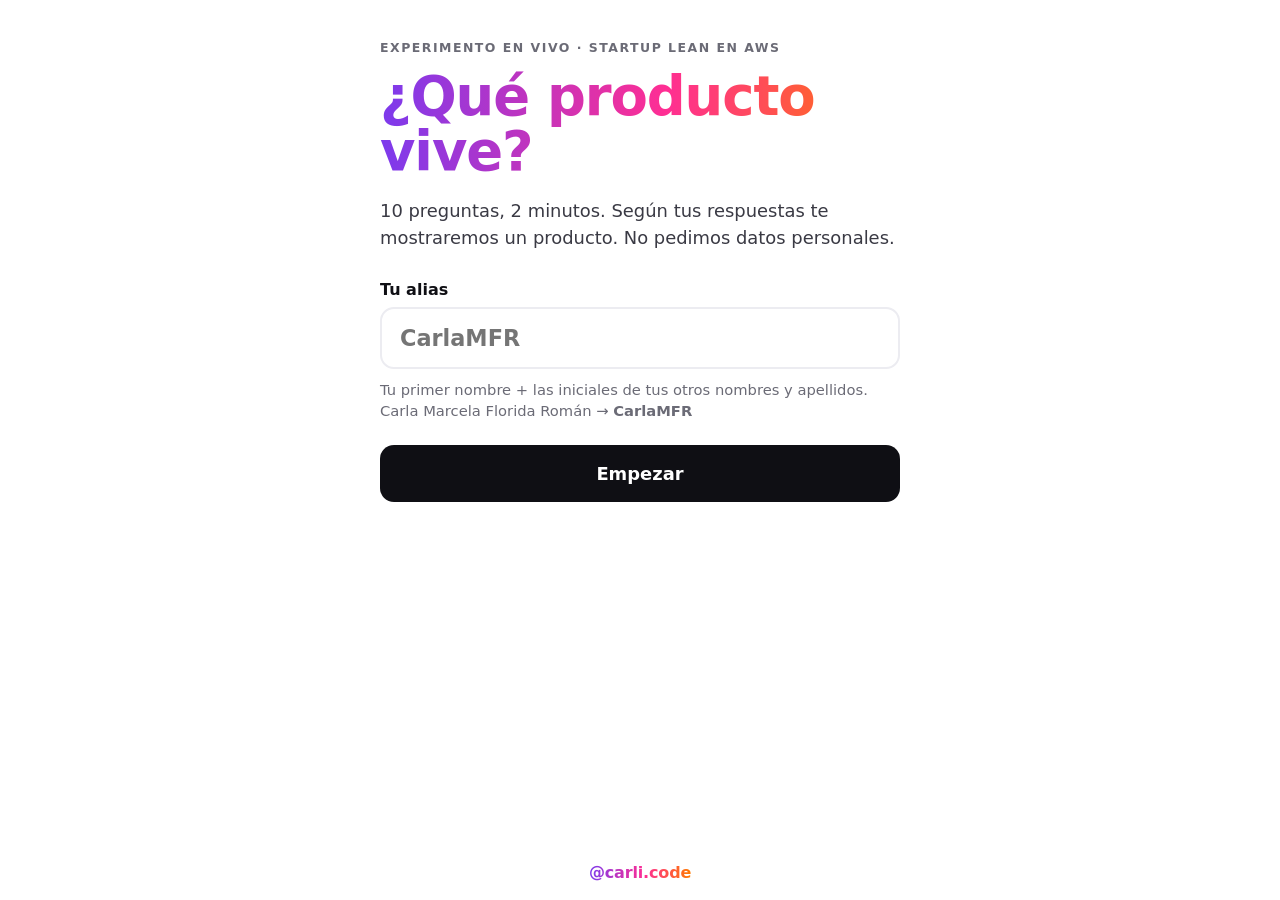
<file: web/index.html>
<!doctype html>
<html lang="es">
<head>
  <meta charset="utf-8">
  <meta name="viewport" content="width=device-width, initial-scale=1, viewport-fit=cover">
  <title>¿Qué producto vive?</title>
  <link rel="stylesheet" href="styles.css">
</head>
<body>
  <main class="wrap">
    <section id="intro" class="screen">
      <p class="eyebrow">Experimento en vivo · Startup Lean en AWS</p>
      <h1 class="grad">¿Qué producto vive?</h1>
      <p class="lead">10 preguntas, 2 minutos. Según tus respuestas te mostraremos un producto. No pedimos datos personales.</p>

      <label for="alias">Tu alias</label>
      <input id="alias" autocomplete="off" autocapitalize="off" autocorrect="off" spellcheck="false" maxlength="25" placeholder="CarlaMFR">
      <p class="hint">Tu primer nombre + las iniciales de tus otros nombres y apellidos.<br>Carla Marcela Florida Román → <b>CarlaMFR</b></p>
      <p id="err" class="err" hidden></p>
      <button id="empezar" class="btn">Empezar</button>
    </section>

    <section id="quiz" class="screen" hidden>
      <div class="progress"><div id="barra"></div></div>
      <p id="paso" class="eyebrow"></p>
      <h2 id="pregunta"></h2>
      <div id="opciones" class="opciones"></div>
      <button id="atras" class="link">← Atrás</button>
    </section>

    <section id="enviando" class="screen centro" hidden>
      <span class="emoji-xl">🧪</span>
      <h2>Calculando tu producto…</h2>
    </section>
  </main>
  <footer class="firma"><span>@carli.code</span></footer>

  <script src="common.js"></script>
  <script>
    // A = BugDojo (lógica de programación) · B = Focusaurio (productividad)
    const PREGUNTAS = [
      ["¿Qué te pasa más seguido?",
        ["Me trabo resolviendo un problema de código", "A"],
        ["Empiezo cosas y no las termino", "B"]],
      ["¿Cuántas horas programas a la semana?",
        ["Más de 5", "A"],
        ["Menos de 5", "B"]],
      ["¿Qué te haría sentir que avanzaste en un mes?",
        ["Resolver problemas más difíciles", "A"],
        ["Cumplir mis metas sin estrés", "B"]],
      ["¿Qué usarías antes de dormir?",
        ["Un reto corto de lógica", "A"],
        ["Planificar mi día de mañana", "B"]],
      ["Cuando tienes 20 minutos libres, prefieres…",
        ["Practicar algo que me haga mejor programador", "A"],
        ["Ordenar pendientes y sacarlos de la cabeza", "B"]],
      ["¿Qué te preocupa más de una entrevista técnica?",
        ["No saber resolver el ejercicio en vivo", "A"],
        ["No haber preparado nada a tiempo", "B"]],
      ["¿Cómo aprendes mejor?",
        ["Resolviendo retos y equivocándome", "A"],
        ["Con un plan claro de qué estudiar cada día", "B"]],
      ["¿Qué te motiva más?",
        ["Subir de nivel y competir con otros", "A"],
        ["Ver mi lista de tareas completada", "B"]],
      ["¿Qué frase te describe mejor?",
        ["“Sé lo que quiero hacer, me falta resolverlo”", "A"],
        ["“Sé resolverlo, me falta organizarme”", "B"]],
      ["Si tuvieras que mejorar una sola cosa este semestre, sería…",
        ["Mi lógica para programar", "A"],
        ["Mi constancia y mis hábitos", "B"]],
    ];

    const $ = (id) => document.getElementById(id);
    const respuestas = [];
    let actual = 0;
    let alias = "";

    // Si ya participó en este celular, lo llevamos a su paso. ?reiniciar=1 limpia el estado.
    if (new URLSearchParams(location.search).has("reiniciar")) estado.borrar();
    const previo = estado.leer();
    if (previo.decidido) location.replace("gracias.html");
    else if (previo.grupo) location.replace(PRODUCTOS[previo.grupo].pagina);

    function mostrar(id) {
      ["intro", "quiz", "enviando"].forEach((s) => ($(s).hidden = s !== id));
    }

    function error(msg) {
      $("err").textContent = msg;
      $("err").hidden = false;
    }

    function pintarPregunta() {
      const [texto, ...opciones] = PREGUNTAS[actual];
      $("paso").textContent = `Pregunta ${actual + 1} de ${PREGUNTAS.length}`;
      $("barra").style.width = `${(actual / PREGUNTAS.length) * 100}%`;
      $("pregunta").textContent = texto;
      $("atras").hidden = actual === 0;

      // Orden aleatorio para no sesgar las respuestas
      const mezcladas = [...opciones].sort(() => Math.random() - 0.5);
      $("opciones").innerHTML = "";
      mezcladas.forEach(([etiqueta, valor]) => {
        const b = document.createElement("button");
        b.className = "opcion";
        b.textContent = etiqueta;
        b.addEventListener("click", () => elegir(b, valor));
        $("opciones").appendChild(b);
      });

      // reinicia la animación de entrada
      $("quiz").classList.remove("screen");
      void $("quiz").offsetWidth;
      $("quiz").classList.add("screen");
    }

    function elegir(boton, valor) {
      boton.classList.add("elegida");
      respuestas[actual] = valor;
      setTimeout(() => {
        actual += 1;
        if (actual < PREGUNTAS.length) pintarPregunta();
        else enviar();
      }, 180);
    }

    async function enviar() {
      $("barra").style.width = "100%";
      mostrar("enviando");
      const r = await api("respuesta", { alias, respuestas });
      if (r.ok) {
        estado.guardar({ alias, grupo: r.data.grupo });
        location.href = PRODUCTOS[r.data.grupo].pagina;
        return;
      }
      mostrar("intro");
      actual = 0;
      if (r.status === 409) error(`El alias ${alias} ya existe. Agrégale otra letra (ej: ${alias}x).`);
      else if (r.status === 400) error("Revisa tu alias: solo letras, entre 3 y 25.");
      else error("Sin conexión con el servidor. Intenta otra vez en unos segundos.");
    }

    $("empezar").addEventListener("click", () => {
      alias = $("alias").value.trim();
      if (!ALIAS_RE.test(alias)) {
        error("Solo letras, sin espacios ni números (entre 3 y 25).");
        return;
      }
      $("err").hidden = true;
      mostrar("quiz");
      pintarPregunta();
    });
    $("alias").addEventListener("keydown", (e) => { if (e.key === "Enter") $("empezar").click(); });

    $("atras").addEventListener("click", () => {
      if (actual > 0) { actual -= 1; pintarPregunta(); }
    });
  </script>
</body>
</html>
</file>
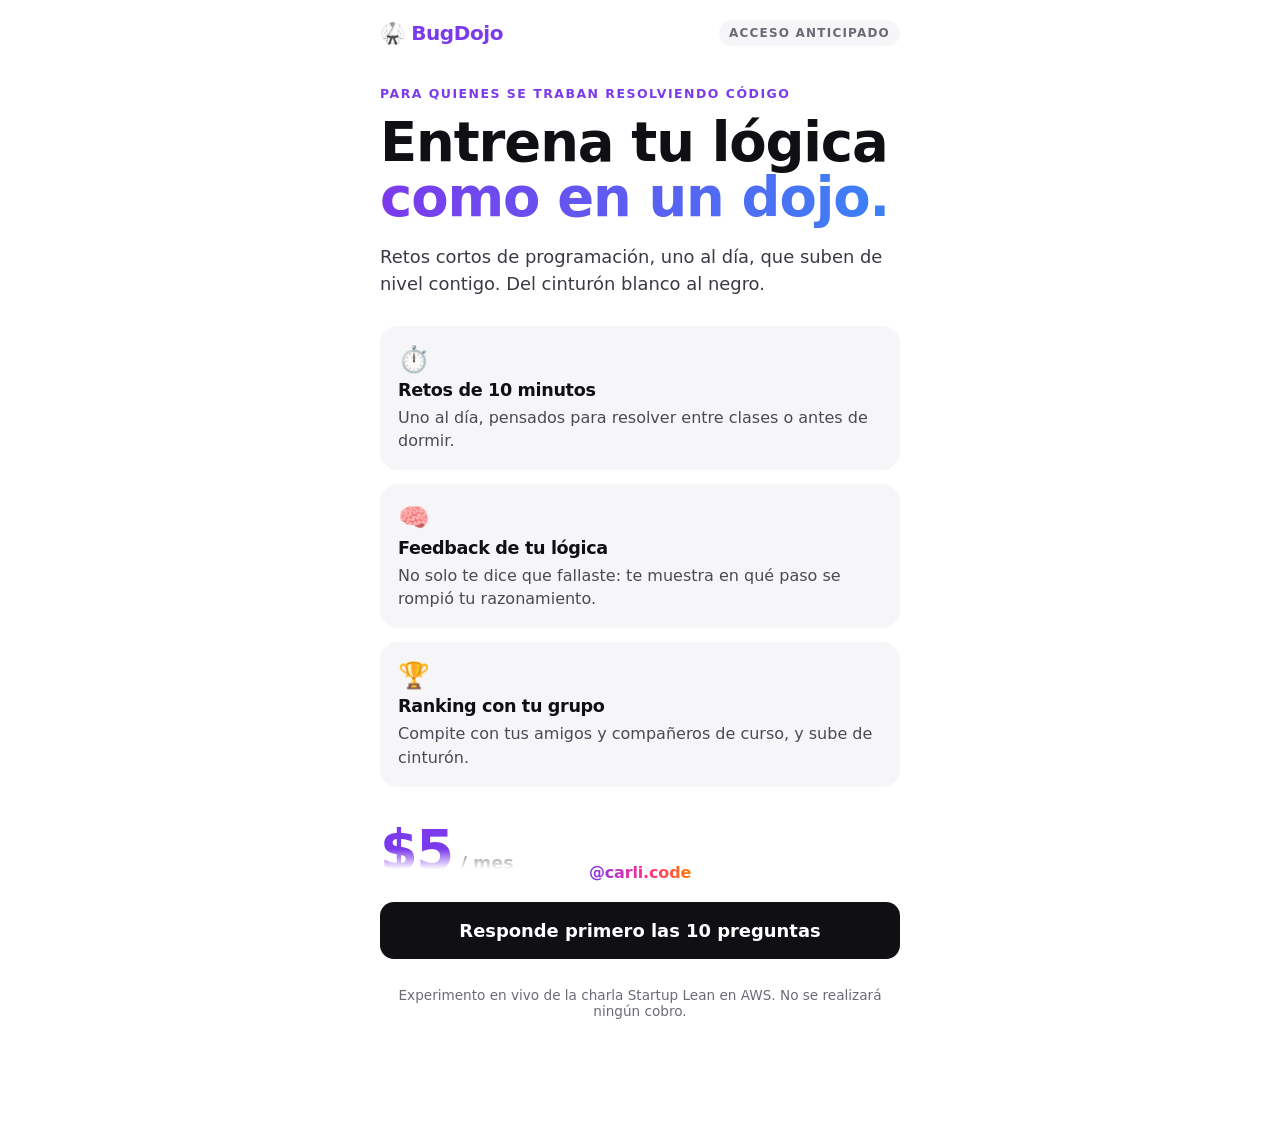
<file: web/bugdojo.html>
<!doctype html>
<html lang="es">
<head>
  <meta charset="utf-8">
  <meta name="viewport" content="width=device-width, initial-scale=1, viewport-fit=cover">
  <title>BugDojo · Entrena tu lógica</title>
  <link rel="stylesheet" href="styles.css">
</head>
<body>
  <header class="nav">
    <span class="logo dojo-c">🥋 BugDojo</span>
    <span class="tag">Acceso anticipado</span>
  </header>

  <main class="wrap screen">
    <p class="eyebrow dojo-c">Para quienes se traban resolviendo código</p>
    <h1>Entrena tu lógica <span class="dojo-grad">como en un dojo.</span></h1>
    <p class="lead">Retos cortos de programación, uno al día, que suben de nivel contigo. Del cinturón blanco al negro.</p>

    <ul class="features">
      <li>
        <span class="ico">⏱️</span>
        <h3>Retos de 10 minutos</h3>
        <p>Uno al día, pensados para resolver entre clases o antes de dormir.</p>
      </li>
      <li>
        <span class="ico">🧠</span>
        <h3>Feedback de tu lógica</h3>
        <p>No solo te dice que fallaste: te muestra en qué paso se rompió tu razonamiento.</p>
      </li>
      <li>
        <span class="ico">🏆</span>
        <h3>Ranking con tu grupo</h3>
        <p>Compite con tus amigos y compañeros de curso, y sube de cinturón.</p>
      </li>
    </ul>

    <div class="precio"><span class="monto dojo-c">$5</span><span>/ mes</span></div>

    <div id="cta">
      <button id="si" class="btn dojo-bg">Reservar acceso por $5/mes</button>
      <button id="no" class="btn ghost">No por ahora</button>
    </div>

    <div id="motivos" class="motivos" hidden>
      <p>¿Por qué no? Toca una opción</p>
      <button class="btn ghost" data-m="caro">Es caro para mí</button>
      <button class="btn ghost" data-m="no_necesito">No lo necesito</button>
      <button class="btn ghost" data-m="otra_herramienta">Ya uso otra herramienta</button>
    </div>

    <p id="err" class="err" hidden></p>
    <p class="nota">Experimento en vivo de la charla Startup Lean en AWS. No se realizará ningún cobro.</p>
  </main>
  <footer class="firma"><span>@carli.code</span></footer>

  <script src="common.js"></script>
  <script>iniciarLanding("A");</script>
</body>
</html>
</file>
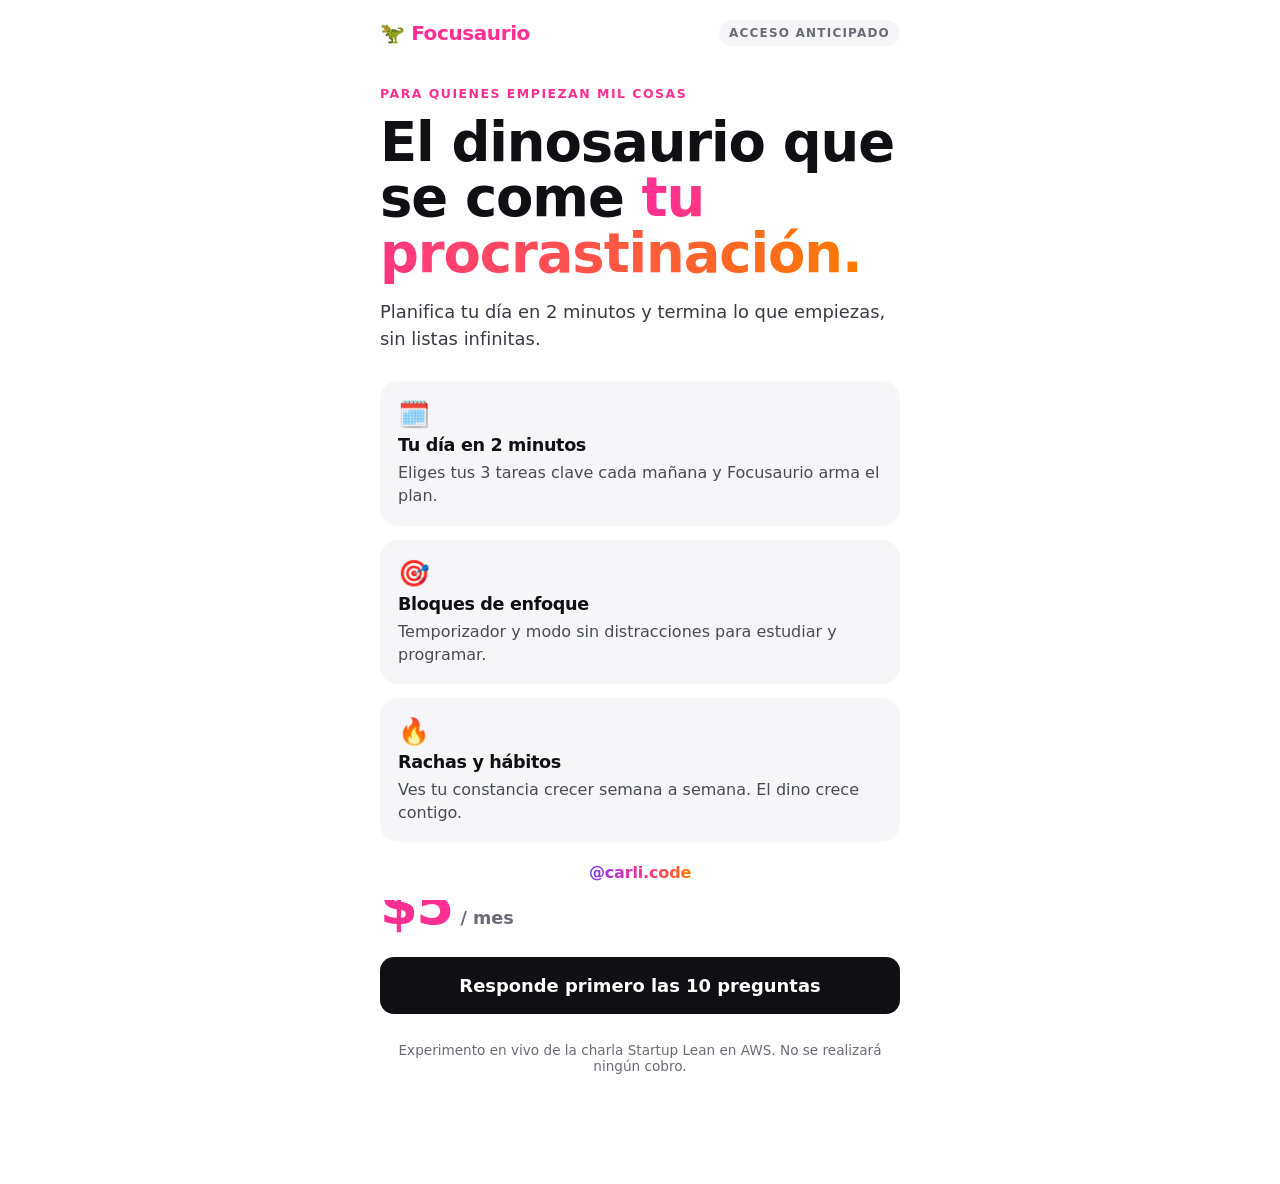
<file: web/focusaurio.html>
<!doctype html>
<html lang="es">
<head>
  <meta charset="utf-8">
  <meta name="viewport" content="width=device-width, initial-scale=1, viewport-fit=cover">
  <title>Focusaurio · Termina lo que empiezas</title>
  <link rel="stylesheet" href="styles.css">
</head>
<body>
  <header class="nav">
    <span class="logo dino-c">🦖 Focusaurio</span>
    <span class="tag">Acceso anticipado</span>
  </header>

  <main class="wrap screen">
    <p class="eyebrow dino-c">Para quienes empiezan mil cosas</p>
    <h1>El dinosaurio que se come <span class="dino-grad">tu procrastinación.</span></h1>
    <p class="lead">Planifica tu día en 2 minutos y termina lo que empiezas, sin listas infinitas.</p>

    <ul class="features">
      <li>
        <span class="ico">🗓️</span>
        <h3>Tu día en 2 minutos</h3>
        <p>Eliges tus 3 tareas clave cada mañana y Focusaurio arma el plan.</p>
      </li>
      <li>
        <span class="ico">🎯</span>
        <h3>Bloques de enfoque</h3>
        <p>Temporizador y modo sin distracciones para estudiar y programar.</p>
      </li>
      <li>
        <span class="ico">🔥</span>
        <h3>Rachas y hábitos</h3>
        <p>Ves tu constancia crecer semana a semana. El dino crece contigo.</p>
      </li>
    </ul>

    <div class="precio"><span class="monto dino-c">$5</span><span>/ mes</span></div>

    <div id="cta">
      <button id="si" class="btn dino-bg">Reservar acceso por $5/mes</button>
      <button id="no" class="btn ghost">No por ahora</button>
    </div>

    <div id="motivos" class="motivos" hidden>
      <p>¿Por qué no? Toca una opción</p>
      <button class="btn ghost" data-m="caro">Es caro para mí</button>
      <button class="btn ghost" data-m="no_necesito">No lo necesito</button>
      <button class="btn ghost" data-m="otra_herramienta">Ya uso otra herramienta</button>
    </div>

    <p id="err" class="err" hidden></p>
    <p class="nota">Experimento en vivo de la charla Startup Lean en AWS. No se realizará ningún cobro.</p>
  </main>
  <footer class="firma"><span>@carli.code</span></footer>

  <script src="common.js"></script>
  <script>iniciarLanding("B");</script>
</body>
</html>
</file>
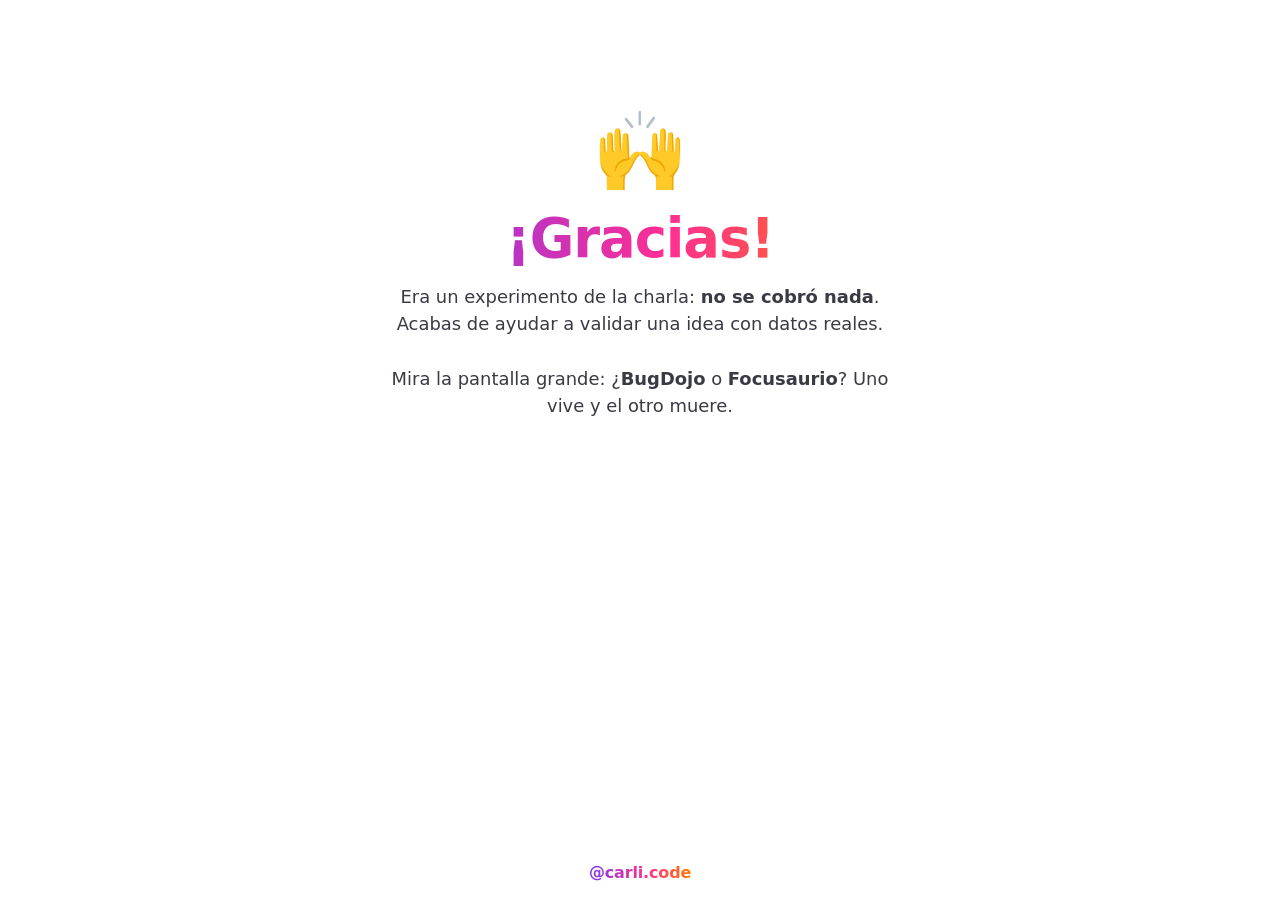
<file: web/gracias.html>
<!doctype html>
<html lang="es">
<head>
  <meta charset="utf-8">
  <meta name="viewport" content="width=device-width, initial-scale=1, viewport-fit=cover">
  <title>¡Gracias!</title>
  <link rel="stylesheet" href="styles.css">
</head>
<body>
  <main class="wrap screen centro">
    <span class="emoji-xl">🙌</span>
    <h1 class="grad" id="titulo">¡Gracias!</h1>
    <p class="lead">Era un experimento de la charla: <b>no se cobró nada</b>. Acabas de ayudar a validar una idea con datos reales.</p>
    <p class="lead">Mira la pantalla grande: ¿<b>BugDojo</b> o <b>Focusaurio</b>? Uno vive y el otro muere.</p>
  </main>
  <footer class="firma"><span>@carli.code</span></footer>

  <script src="common.js"></script>
  <script>
    const s = estado.leer();
    if (s.alias) document.getElementById("titulo").textContent = `¡Gracias, ${s.alias}!`;
  </script>
</body>
</html>
</file>
<file: web/styles.css>
:root {
  --bg: #ffffff;
  --ink: #0f0f14;
  --muted: #6b6b76;
  --line: #ececf1;
  --soft: #f6f6f9;
  --dojo: #7c3aed;
  --dino: #ff2e93;
  --umbral: #ff7a00;
  --vive: #12b76a;
  --muere: #9a9aa5;
  --error: #e5484d;
  --grad: linear-gradient(90deg, #7c3aed 0%, #ff2e93 55%, #ff7a00 100%);
  --radius: 18px;
}

* { box-sizing: border-box; }
[hidden] { display: none !important; }

html, body {
  margin: 0;
  background: var(--bg);
  color: var(--ink);
  font-family: ui-sans-serif, system-ui, -apple-system, "Segoe UI", Roboto, "Helvetica Neue", Arial, sans-serif;
  -webkit-font-smoothing: antialiased;
}

body { min-height: 100dvh; display: flex; flex-direction: column; }

.wrap {
  width: 100%;
  max-width: 560px;
  margin: 0 auto;
  padding: 40px 20px 96px;
  flex: 1;
}

h1, h2, h3 { margin: 0; letter-spacing: -0.02em; }
h1 { font-size: clamp(2.4rem, 9vw, 3.4rem); font-weight: 900; line-height: 1.02; }
h2 { font-size: clamp(1.6rem, 6.5vw, 2.1rem); font-weight: 800; line-height: 1.12; }
h3 { font-size: 1.1rem; font-weight: 800; }

.grad {
  background: var(--grad);
  -webkit-background-clip: text;
  background-clip: text;
  color: transparent;
}

.eyebrow {
  font-size: 0.78rem;
  font-weight: 800;
  letter-spacing: 0.12em;
  text-transform: uppercase;
  color: var(--muted);
  margin: 0 0 14px;
}

.lead { font-size: 1.12rem; line-height: 1.5; color: #3a3a44; margin: 18px 0 28px; }

label { display: block; font-weight: 800; margin-bottom: 8px; }

input {
  width: 100%;
  font: inherit;
  font-size: 1.4rem;
  font-weight: 800;
  padding: 16px 18px;
  border: 2px solid var(--line);
  border-radius: 14px;
  outline: none;
  transition: border-color .2s;
}
input:focus { border-color: var(--dojo); }

.hint { font-size: 0.92rem; color: var(--muted); line-height: 1.45; margin: 10px 0 24px; }
.err { color: var(--error); font-weight: 700; margin: -8px 0 18px; }

.btn {
  display: block;
  width: 100%;
  font: inherit;
  font-size: 1.12rem;
  font-weight: 800;
  padding: 18px 20px;
  border: 0;
  border-radius: 14px;
  color: #fff;
  background: var(--ink);
  cursor: pointer;
  transition: transform .12s, opacity .2s;
}
.btn:active { transform: scale(0.98); }
.btn:disabled { opacity: .5; cursor: default; }
.btn.ghost { background: transparent; color: var(--ink); border: 2px solid var(--line); margin-top: 12px; }

.link {
  background: none; border: 0; padding: 8px 0; margin-top: 18px;
  font: inherit; font-weight: 700; color: var(--muted); cursor: pointer;
}

/* ---------- Quiz ---------- */
.progress { height: 8px; background: var(--soft); border-radius: 99px; overflow: hidden; margin-bottom: 28px; }
.progress > div { height: 100%; width: 0; background: var(--grad); transition: width .35s ease; }

.opciones { display: grid; gap: 12px; margin-top: 28px; }
.opcion {
  text-align: left;
  font: inherit;
  font-size: 1.08rem;
  font-weight: 700;
  line-height: 1.35;
  padding: 20px 18px;
  border: 2px solid var(--line);
  border-radius: 16px;
  background: #fff;
  color: var(--ink);
  cursor: pointer;
  transition: border-color .15s, background .15s, transform .12s;
}
.opcion:hover { border-color: #d5d5de; }
.opcion:active, .opcion.elegida { border-color: var(--dojo); background: #f5f0ff; transform: scale(0.99); }

.screen { animation: entra .35s ease both; }
@keyframes entra { from { opacity: 0; transform: translateY(10px); } to { opacity: 1; transform: none; } }

/* ---------- Landings ---------- */
.nav {
  display: flex; justify-content: space-between; align-items: center;
  max-width: 560px; width: 100%; margin: 0 auto; padding: 20px 20px 0;
}
.logo { font-weight: 900; font-size: 1.25rem; letter-spacing: -0.02em; }
.tag {
  font-size: .75rem; font-weight: 800; text-transform: uppercase; letter-spacing: .1em;
  padding: 6px 10px; border-radius: 99px; background: var(--soft); color: var(--muted);
}

.dojo-c { color: var(--dojo); }
.dino-c { color: var(--dino); }
.dojo-bg { background: var(--dojo); }
.dino-bg { background: var(--dino); }
.dojo-grad { background: linear-gradient(90deg, #7c3aed, #3b82f6); -webkit-background-clip: text; background-clip: text; color: transparent; }
.dino-grad { background: linear-gradient(90deg, #ff2e93, #ff7a00); -webkit-background-clip: text; background-clip: text; color: transparent; }

.features { list-style: none; padding: 0; margin: 0 0 32px; display: grid; gap: 14px; }
.features li { padding: 18px; border-radius: var(--radius); background: var(--soft); }
.features .ico { font-size: 1.6rem; margin-bottom: 6px; display: block; }
.features p { margin: 6px 0 0; color: #4a4a55; line-height: 1.45; }

.precio { display: flex; align-items: baseline; gap: 8px; margin: 8px 0 20px; }
.precio .monto { font-size: 3.4rem; font-weight: 900; letter-spacing: -0.03em; }
.precio span:last-child { font-weight: 800; color: var(--muted); font-size: 1.1rem; }

.motivos { display: grid; gap: 10px; margin-top: 16px; }
.motivos p { font-weight: 800; margin: 0 0 4px; }

.nota { font-size: .85rem; color: var(--muted); text-align: center; margin-top: 28px; }

.centro { text-align: center; padding-top: 12vh; }
.emoji-xl { font-size: 4.5rem; display: block; margin-bottom: 18px; }

/* ---------- Firma ---------- */
.firma {
  position: fixed; left: 0; right: 0; bottom: 0;
  text-align: center; padding: 14px 0 18px;
  font-weight: 900; font-size: 1rem; letter-spacing: -0.01em;
  background: linear-gradient(to top, #fff 60%, rgba(255,255,255,0));
}
.firma span {
  background: var(--grad); -webkit-background-clip: text; background-clip: text; color: transparent;
}
</file>
